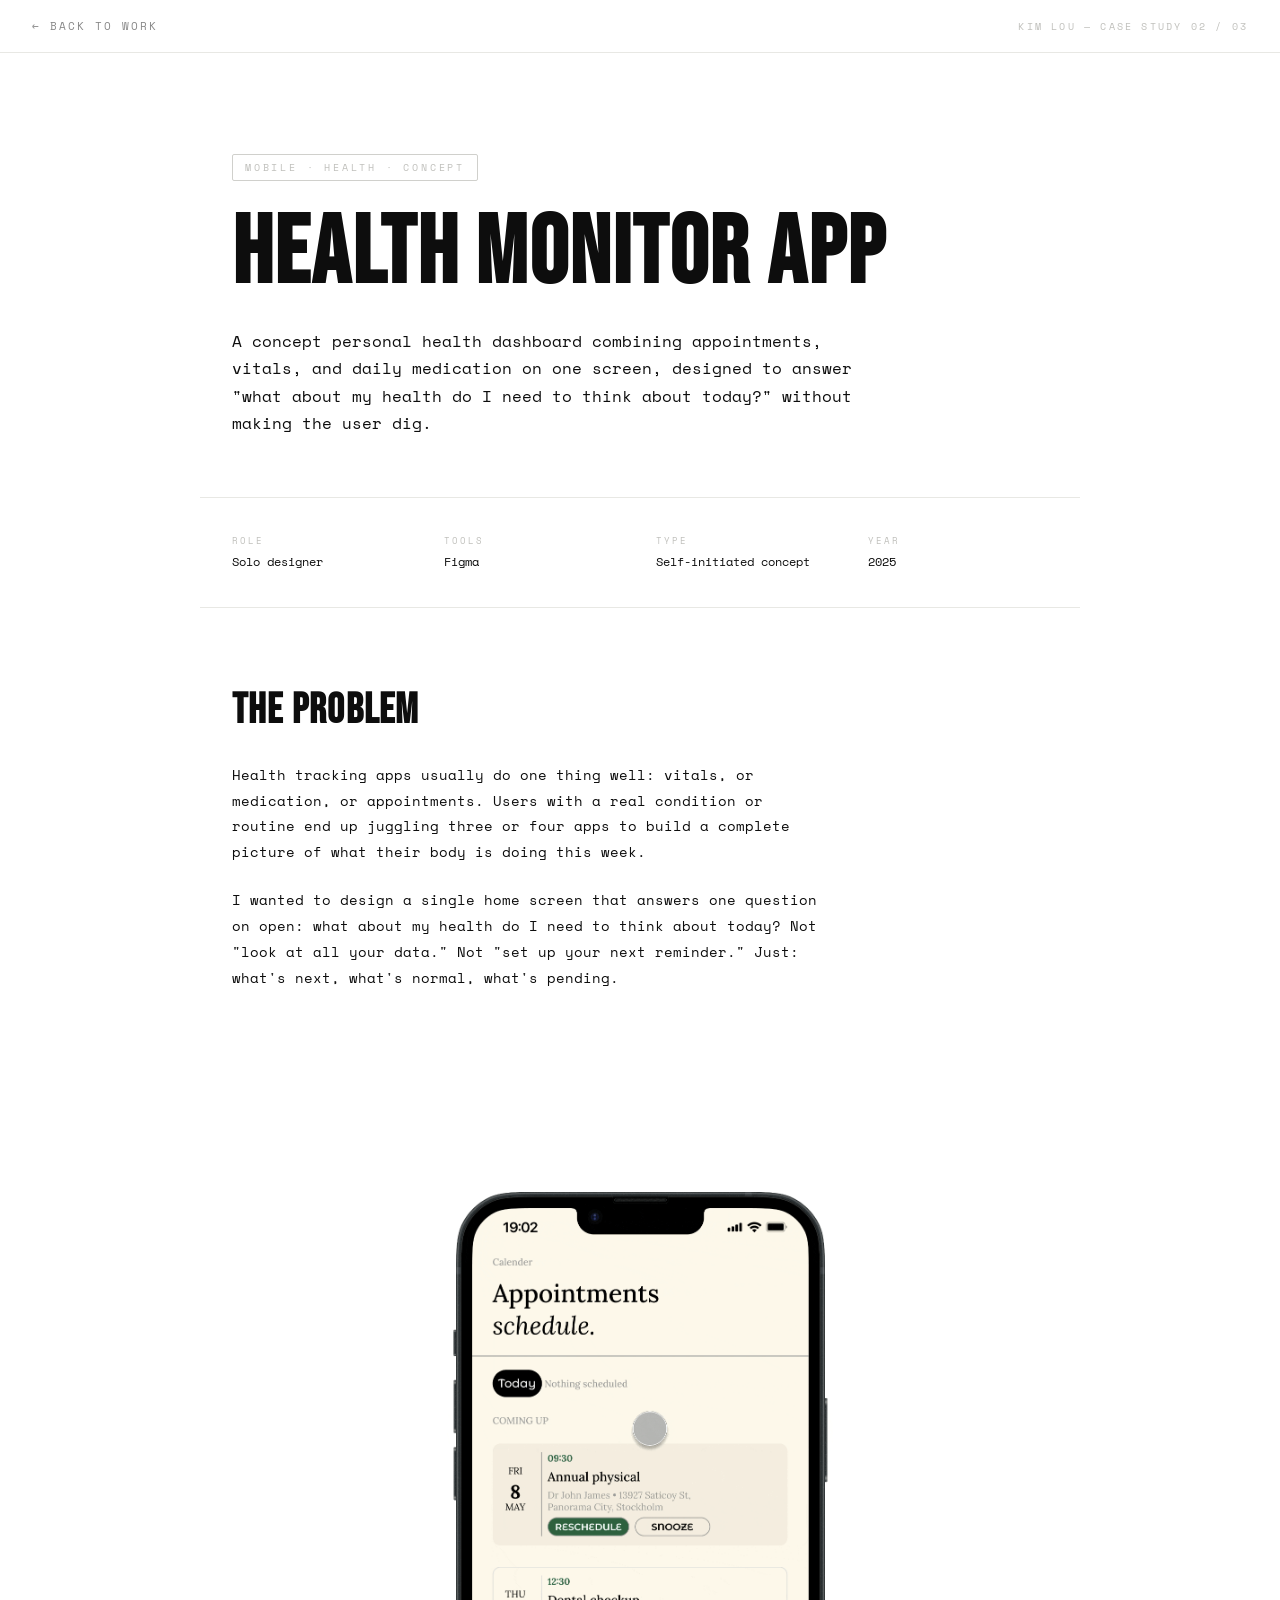
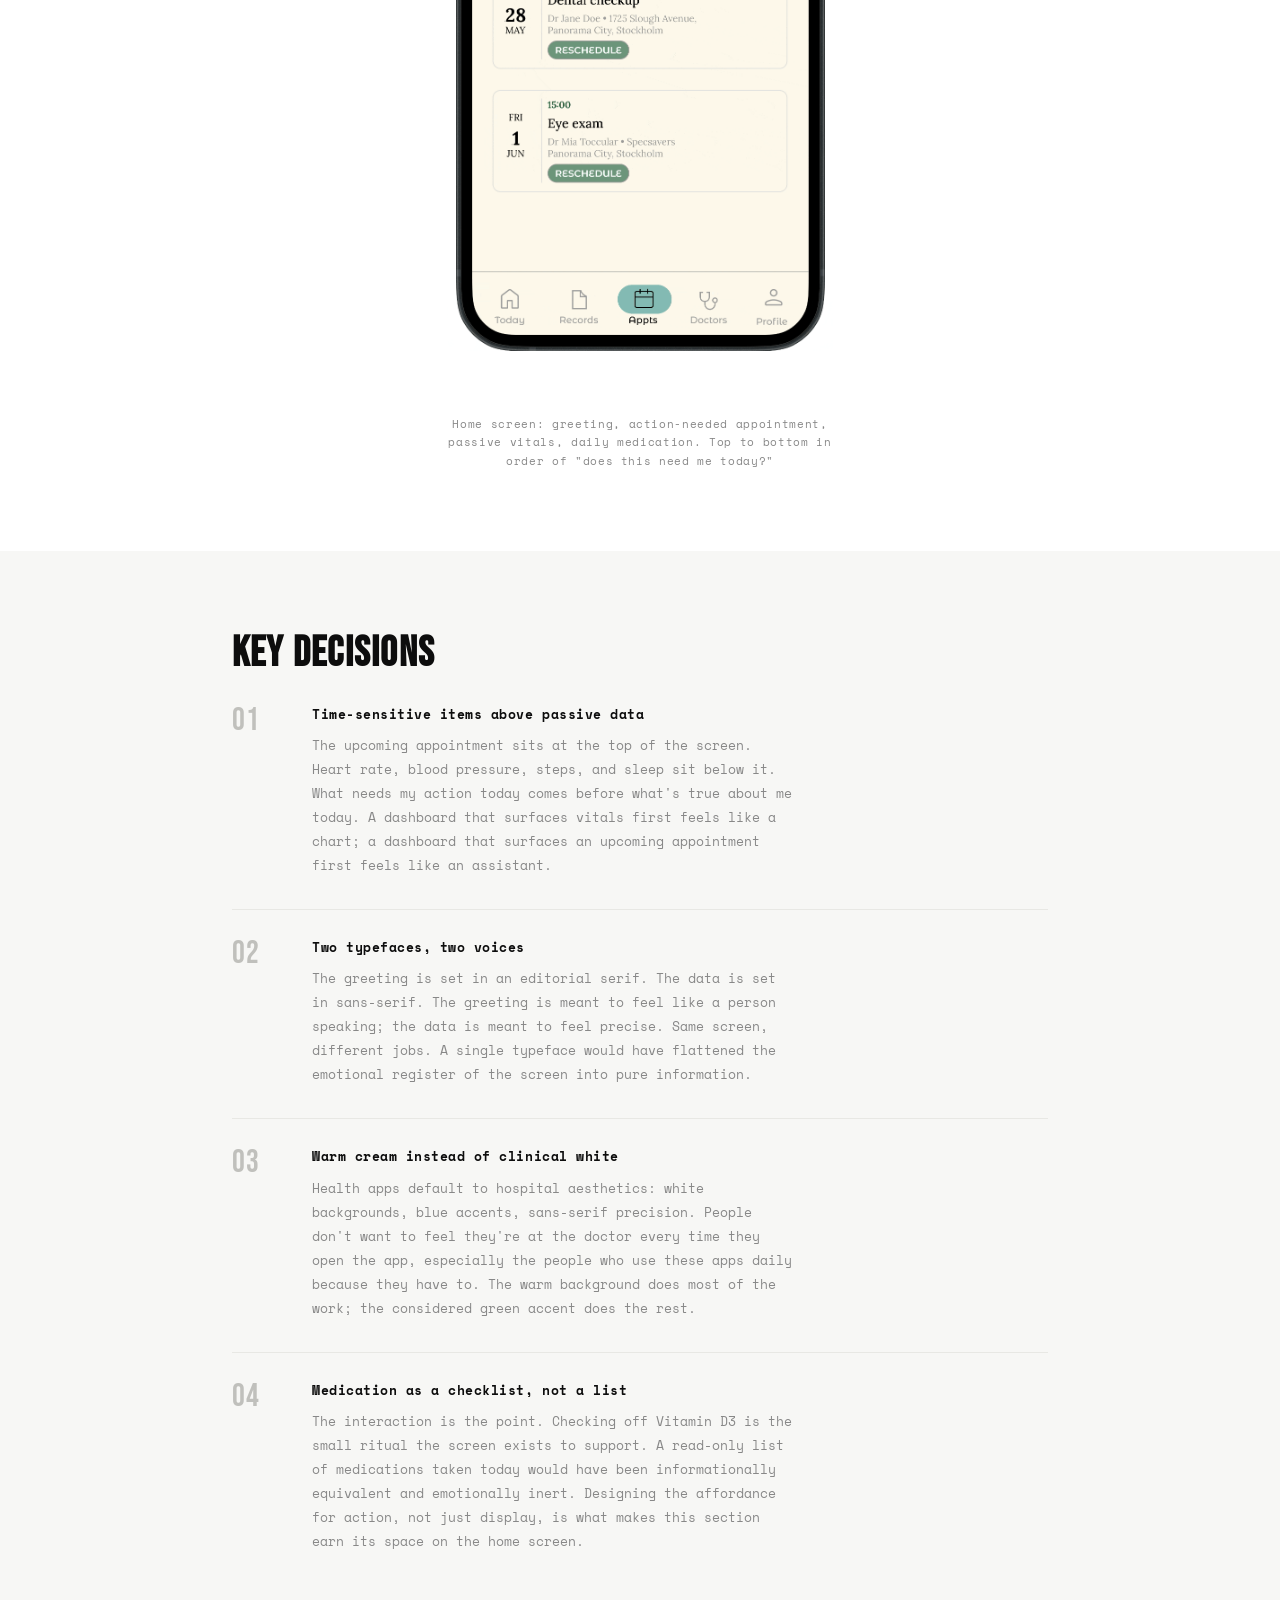
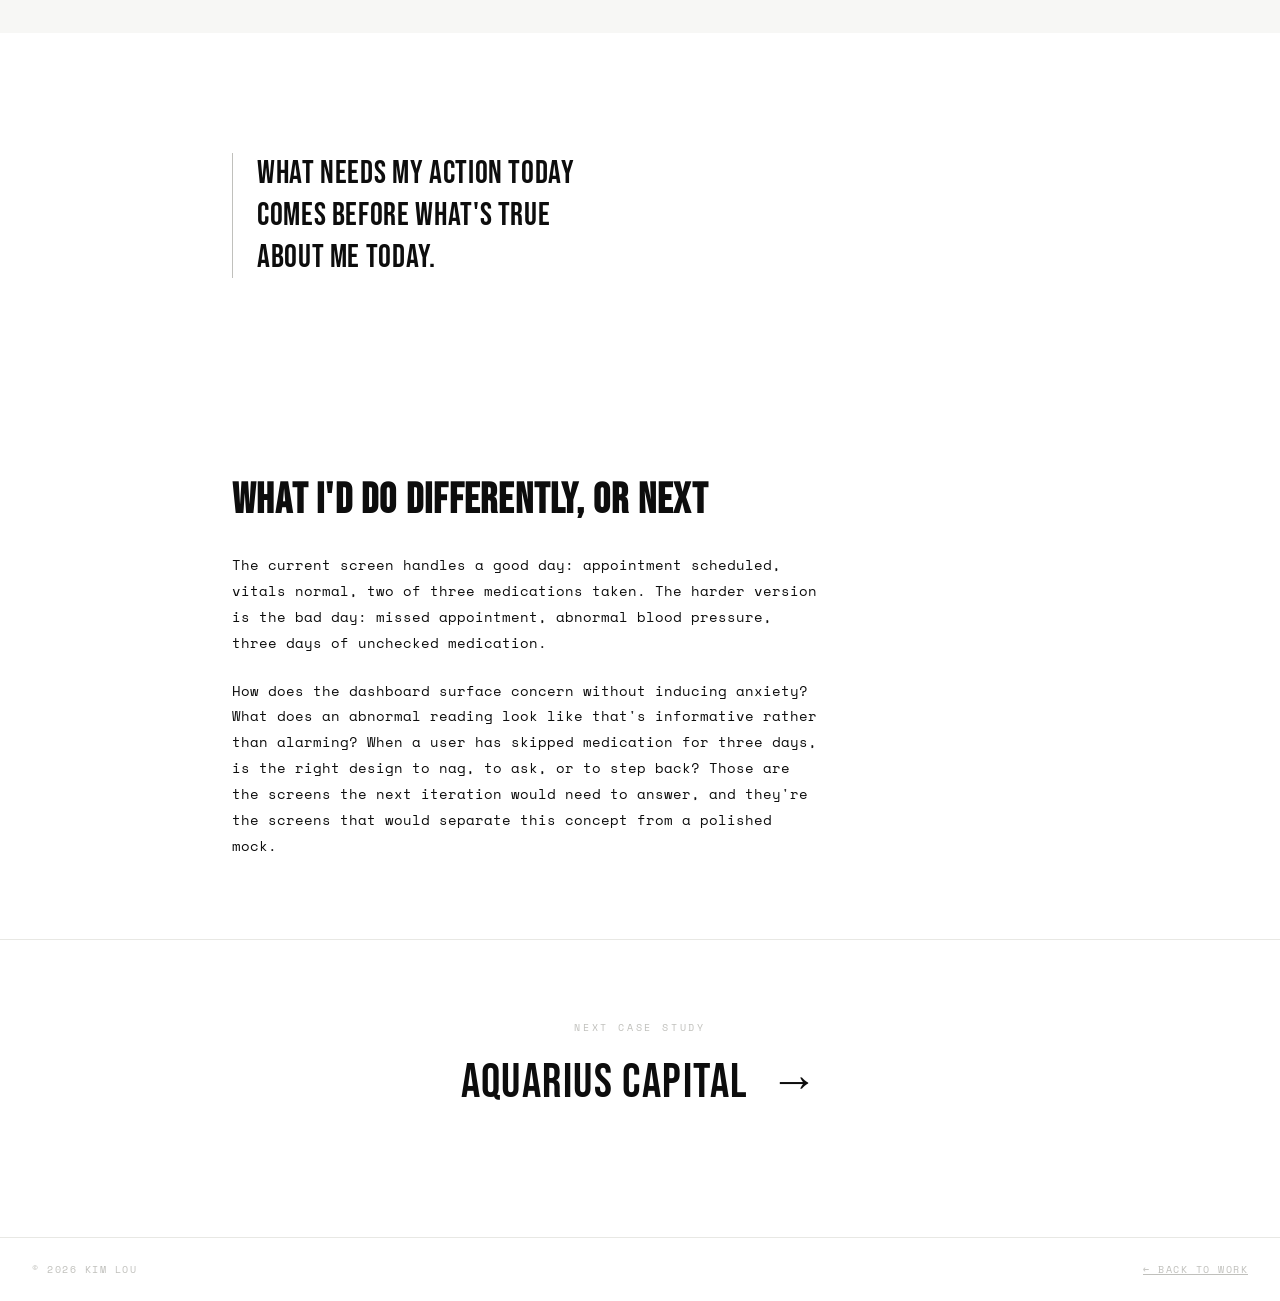
<file: health/index.html>
<!DOCTYPE html>
<html lang="en">
<head>
  <meta charset="UTF-8" />
  <meta name="viewport" content="width=device-width, initial-scale=1.0" />
  <title>Health Monitor App · Kim Lou</title>
  <meta name="description" content="Case study: a concept personal health dashboard combining appointments, vitals, and daily medication on one screen." />
  <link rel="stylesheet" href="/style.css" />
  <link rel="preconnect" href="https://fonts.googleapis.com">
  <link rel="preconnect" href="https://fonts.gstatic.com" crossorigin>
  <link href="https://fonts.googleapis.com/css2?family=Space+Mono:ital,wght@0,400;0,700;1,400&family=Bebas+Neue&display=swap" rel="stylesheet">
</head>
<body>

  <!-- TOP BAR -->
  <nav class="cs-topbar">
    <a class="cs-back" href="/">← Back to work</a>
    <span class="cs-topbar-name">Kim Lou — Case Study 02 / 03</span>
  </nav>

  <!-- HEADER -->
  <header class="cs-header">
    <span class="cs-eyebrow">Mobile · Health · Concept</span>
    <h1 class="cs-title">Health Monitor App</h1>
    <p class="cs-lede">A concept personal health dashboard combining appointments, vitals, and daily medication on one screen, designed to answer "what about my health do I need to think about today?" without making the user dig.</p>
  </header>

  <!-- META STRIP -->
  <div class="cs-meta">
    <div class="cs-meta-item">
      <span class="cs-meta-label">Role</span>
      <span class="cs-meta-value">Solo designer</span>
    </div>
    <div class="cs-meta-item">
      <span class="cs-meta-label">Tools</span>
      <span class="cs-meta-value">Figma</span>
    </div>
    <div class="cs-meta-item">
      <span class="cs-meta-label">Type</span>
      <span class="cs-meta-value">Self-initiated concept</span>
    </div>
    <div class="cs-meta-item">
      <span class="cs-meta-label">Year</span>
      <span class="cs-meta-value">2025</span>
    </div>
  </div>

  <!-- THE PROBLEM -->
  <section class="cs-section">
    <h2 class="cs-heading">The problem</h2>
    <div class="cs-prose">
      <p>Health tracking apps usually do one thing well: vitals, or medication, or appointments. Users with a real condition or routine end up juggling three or four apps to build a complete picture of what their body is doing this week.</p>
      <p>I wanted to design a single home screen that answers one question on open: what about my health do I need to think about today? Not "look at all your data." Not "set up your next reminder." Just: what's next, what's normal, what's pending.</p>
    </div>
  </section>

  <!-- HERO SCREEN -->
  <section class="cs-section cs-section--wide">
    <div class="cs-screen">
      <img src="/health.gif" alt="Health Monitor app home screen showing 'Good Evening, Jane' greeting, an upcoming appointment card, vitals tiles, and a medication checklist." />
    </div>
    <p class="cs-caption">Home screen: greeting, action-needed appointment, passive vitals, daily medication. Top to bottom in order of "does this need me today?"</p>
  </section>

  <!-- KEY DECISIONS -->
  <section class="cs-section cs-section--alt">
    <div class="cs-section-inner">
      <h2 class="cs-heading">Key decisions</h2>

      <div class="cs-decisions">

        <div class="cs-decision">
          <span class="cs-decision-num">01</span>
          <div class="cs-decision-body">
            <h3>Time-sensitive items above passive data</h3>
            <p>The upcoming appointment sits at the top of the screen. Heart rate, blood pressure, steps, and sleep sit below it. What needs my action today comes before what's true about me today. A dashboard that surfaces vitals first feels like a chart; a dashboard that surfaces an upcoming appointment first feels like an assistant.</p>
          </div>
        </div>

        <div class="cs-decision">
          <span class="cs-decision-num">02</span>
          <div class="cs-decision-body">
            <h3>Two typefaces, two voices</h3>
            <p>The greeting is set in an editorial serif. The data is set in sans-serif. The greeting is meant to feel like a person speaking; the data is meant to feel precise. Same screen, different jobs. A single typeface would have flattened the emotional register of the screen into pure information.</p>
          </div>
        </div>

        <div class="cs-decision">
          <span class="cs-decision-num">03</span>
          <div class="cs-decision-body">
            <h3>Warm cream instead of clinical white</h3>
            <p>Health apps default to hospital aesthetics: white backgrounds, blue accents, sans-serif precision. People don't want to feel they're at the doctor every time they open the app, especially the people who use these apps daily because they have to. The warm background does most of the work; the considered green accent does the rest.</p>
          </div>
        </div>

        <div class="cs-decision">
          <span class="cs-decision-num">04</span>
          <div class="cs-decision-body">
            <h3>Medication as a checklist, not a list</h3>
            <p>The interaction is the point. Checking off Vitamin D3 is the small ritual the screen exists to support. A read-only list of medications taken today would have been informationally equivalent and emotionally inert. Designing the affordance for action, not just display, is what makes this section earn its space on the home screen.</p>
          </div>
        </div>

      </div>
    </div>
  </section>

  <!-- PULL QUOTE -->
  <section class="cs-section">
    <p class="cs-pull">What needs my action today comes before what's true about me today.</p>
  </section>

  <!-- WHAT I'D DO DIFFERENTLY -->
  <section class="cs-section">
    <h2 class="cs-heading">What I'd do differently, or next</h2>
    <div class="cs-prose">
      <p>The current screen handles a good day: appointment scheduled, vitals normal, two of three medications taken. The harder version is the bad day: missed appointment, abnormal blood pressure, three days of unchecked medication.</p>
      <p>How does the dashboard surface concern without inducing anxiety? What does an abnormal reading look like that's informative rather than alarming? When a user has skipped medication for three days, is the right design to nag, to ask, or to step back? Those are the screens the next iteration would need to answer, and they're the screens that would separate this concept from a polished mock.</p>
    </div>
  </section>

  <!-- NEXT -->
  <section class="cs-next">
    <span class="cs-next-eyebrow">Next case study</span>
    <a class="cs-next-link" href="/aquarius/">
      Aquarius Capital
      <span class="cs-next-arrow">→</span>
    </a>
  </section>

  <footer class="site-footer">
    <span>© 2026 Kim Lou</span>
    <a class="back-top" href="/">← Back to work</a>
  </footer>

</body>
</html>
</file>
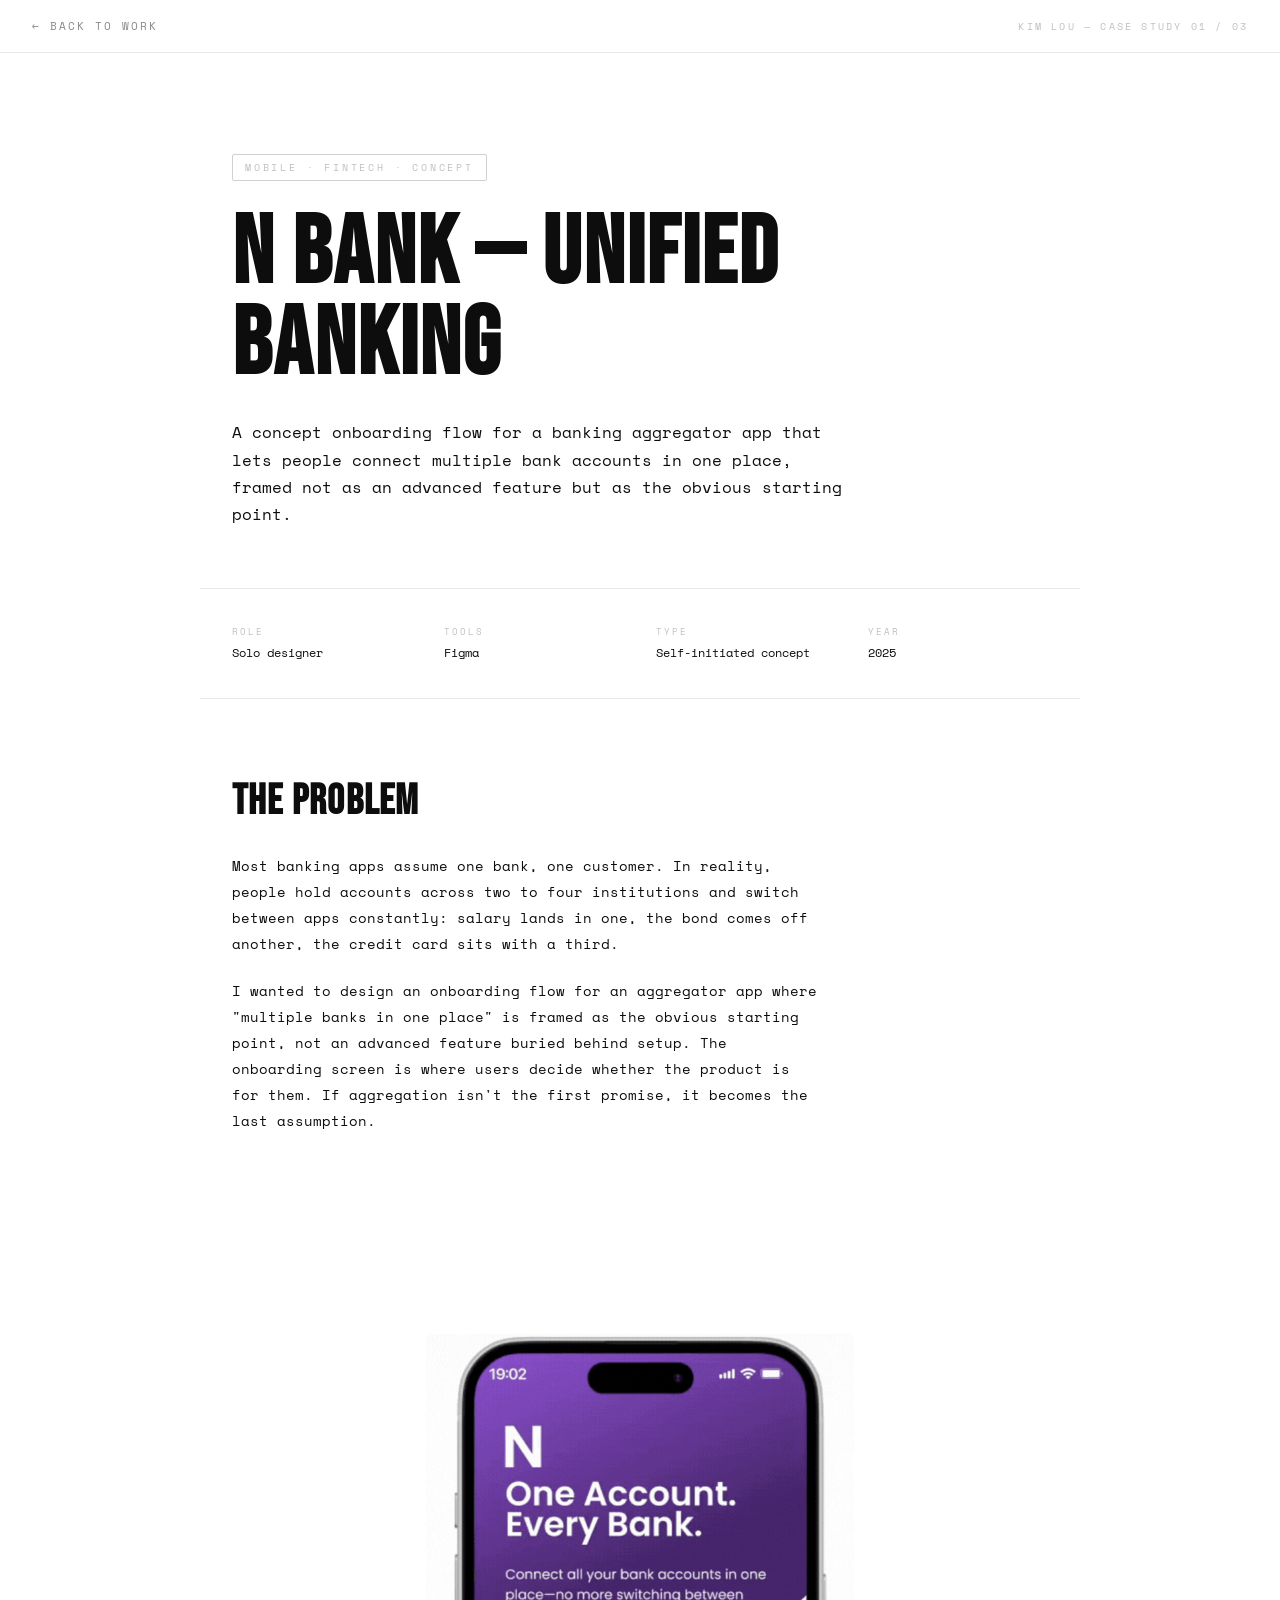
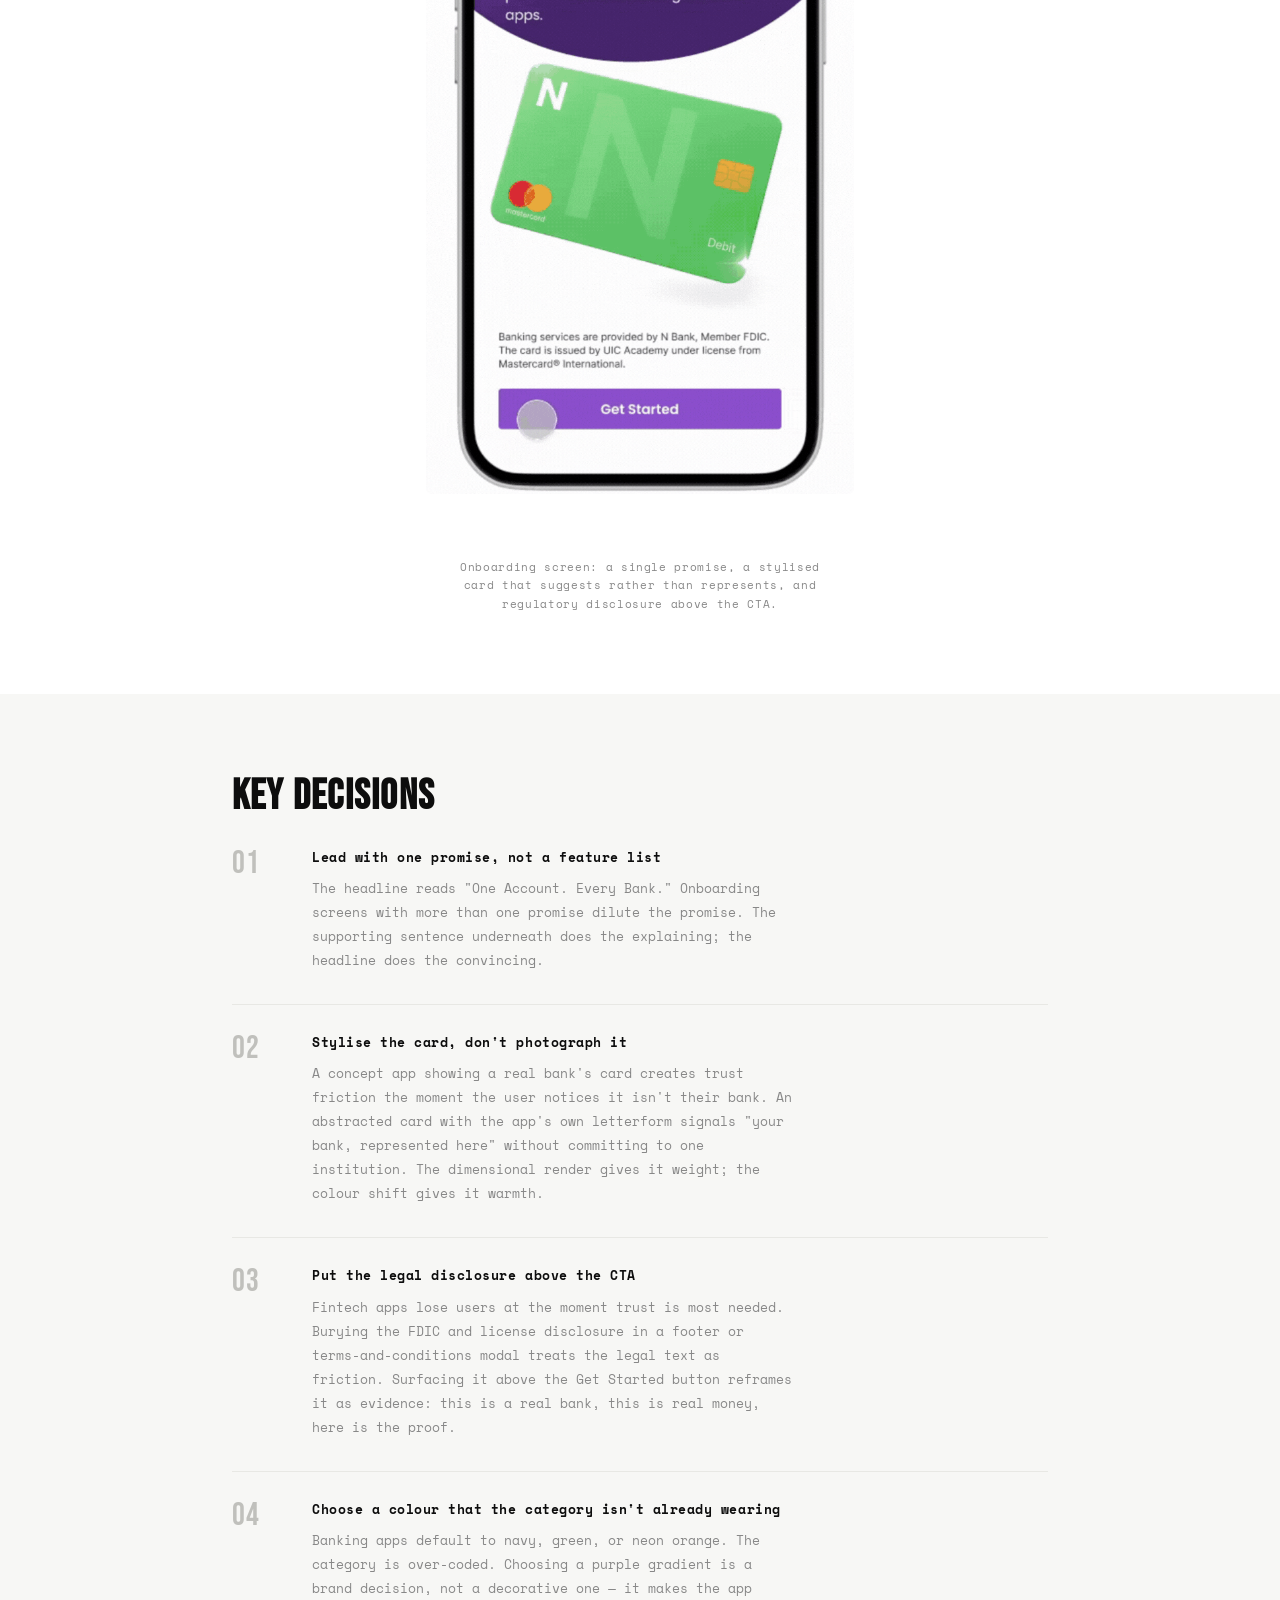
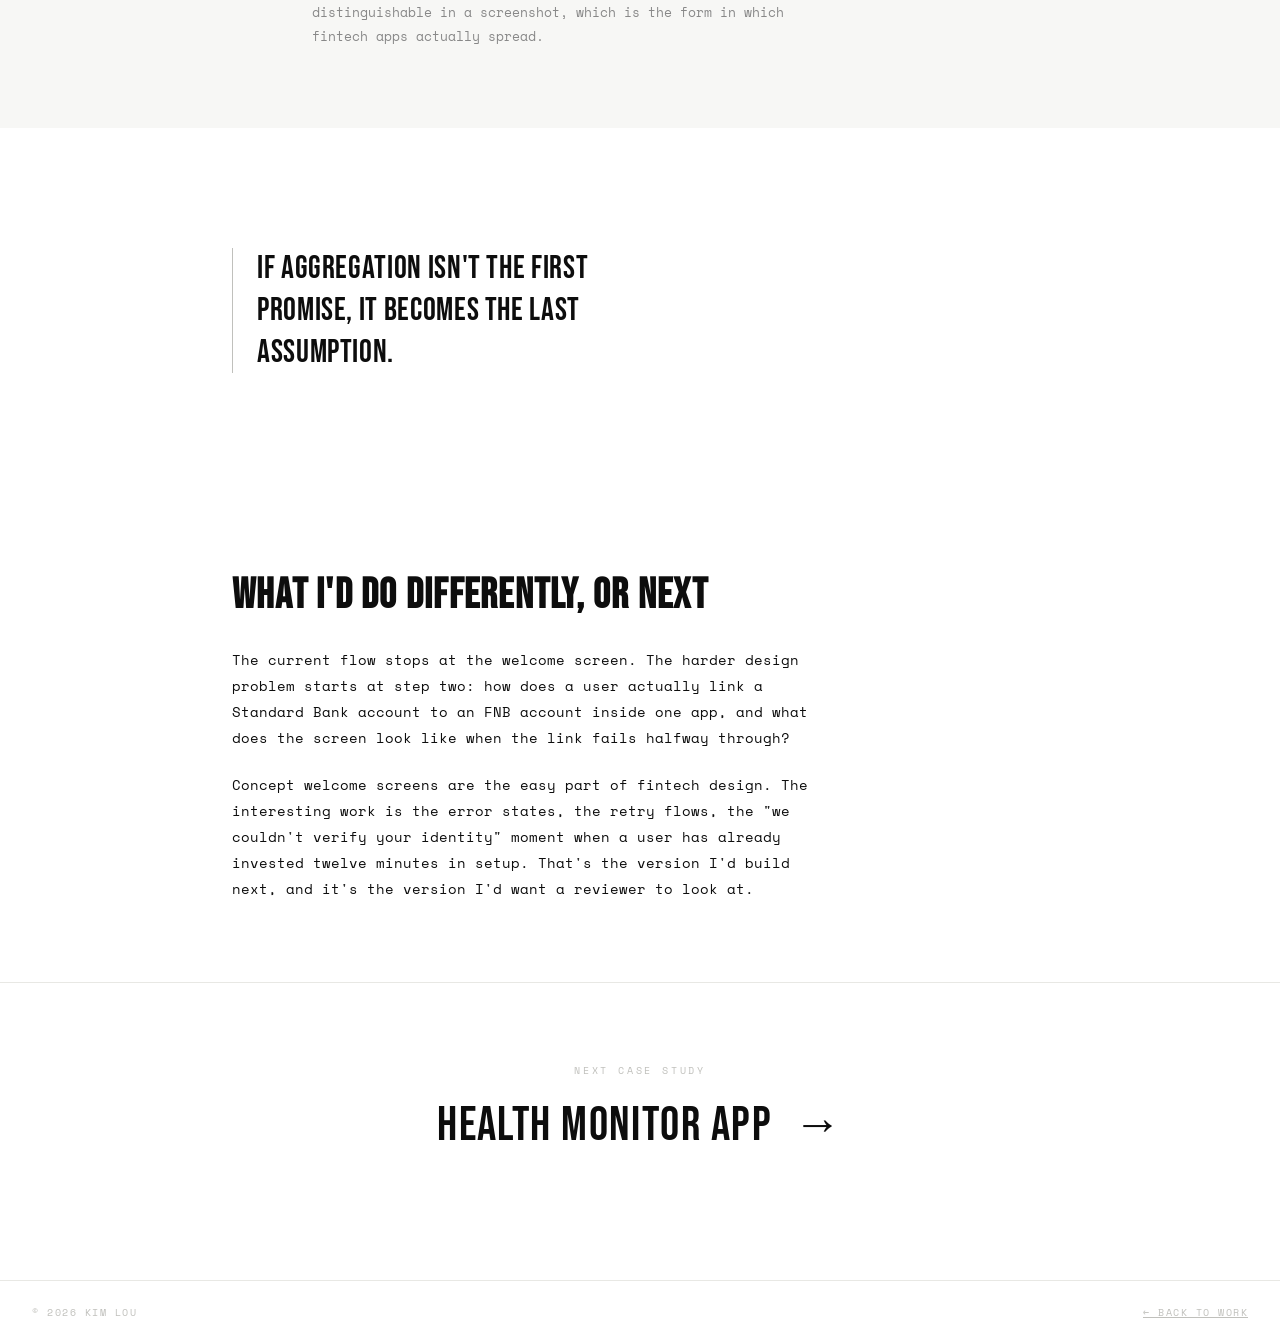
<file: nbank/index.html>
<!DOCTYPE html>
<html lang="en">
<head>
  <meta charset="UTF-8" />
  <meta name="viewport" content="width=device-width, initial-scale=1.0" />
  <title>N Bank — Unified Banking · Kim Lou</title>
  <meta name="description" content="Case study: a concept onboarding flow for a unified banking app that lets users connect multiple bank accounts in one place." />
  <link rel="stylesheet" href="/style.css" />
  <link rel="preconnect" href="https://fonts.googleapis.com">
  <link rel="preconnect" href="https://fonts.gstatic.com" crossorigin>
  <link href="https://fonts.googleapis.com/css2?family=Space+Mono:ital,wght@0,400;0,700;1,400&family=Bebas+Neue&display=swap" rel="stylesheet">
</head>
<body>

  <!-- TOP BAR -->
  <nav class="cs-topbar">
    <a class="cs-back" href="/">← Back to work</a>
    <span class="cs-topbar-name">Kim Lou — Case Study 01 / 03</span>
  </nav>

  <!-- HEADER -->
  <header class="cs-header">
    <span class="cs-eyebrow">Mobile · Fintech · Concept</span>
    <h1 class="cs-title">N Bank — Unified Banking</h1>
    <p class="cs-lede">A concept onboarding flow for a banking aggregator app that lets people connect multiple bank accounts in one place, framed not as an advanced feature but as the obvious starting point.</p>
  </header>

  <!-- META STRIP -->
  <div class="cs-meta">
    <div class="cs-meta-item">
      <span class="cs-meta-label">Role</span>
      <span class="cs-meta-value">Solo designer</span>
    </div>
    <div class="cs-meta-item">
      <span class="cs-meta-label">Tools</span>
      <span class="cs-meta-value">Figma</span>
    </div>
    <div class="cs-meta-item">
      <span class="cs-meta-label">Type</span>
      <span class="cs-meta-value">Self-initiated concept</span>
    </div>
    <div class="cs-meta-item">
      <span class="cs-meta-label">Year</span>
      <span class="cs-meta-value">2025</span>
    </div>
  </div>

  <!-- THE PROBLEM -->
  <section class="cs-section">
    <h2 class="cs-heading">The problem</h2>
    <div class="cs-prose">
      <p>Most banking apps assume one bank, one customer. In reality, people hold accounts across two to four institutions and switch between apps constantly: salary lands in one, the bond comes off another, the credit card sits with a third.</p>
      <p>I wanted to design an onboarding flow for an aggregator app where "multiple banks in one place" is framed as the obvious starting point, not an advanced feature buried behind setup. The onboarding screen is where users decide whether the product is for them. If aggregation isn't the first promise, it becomes the last assumption.</p>
    </div>
  </section>

  <!-- HERO SCREEN -->
  <section class="cs-section cs-section--wide">
    <div class="cs-screen">
      <img src="/bank.gif" alt="N Bank onboarding screen showing the headline 'One Account. Every Bank.' with a stylised green card." />
    </div>
    <p class="cs-caption">Onboarding screen: a single promise, a stylised card that suggests rather than represents, and regulatory disclosure above the CTA.</p>
  </section>

  <!-- KEY DECISIONS -->
  <section class="cs-section cs-section--alt">
    <div class="cs-section-inner">
      <h2 class="cs-heading">Key decisions</h2>

      <div class="cs-decisions">

        <div class="cs-decision">
          <span class="cs-decision-num">01</span>
          <div class="cs-decision-body">
            <h3>Lead with one promise, not a feature list</h3>
            <p>The headline reads "One Account. Every Bank." Onboarding screens with more than one promise dilute the promise. The supporting sentence underneath does the explaining; the headline does the convincing.</p>
          </div>
        </div>

        <div class="cs-decision">
          <span class="cs-decision-num">02</span>
          <div class="cs-decision-body">
            <h3>Stylise the card, don't photograph it</h3>
            <p>A concept app showing a real bank's card creates trust friction the moment the user notices it isn't their bank. An abstracted card with the app's own letterform signals "your bank, represented here" without committing to one institution. The dimensional render gives it weight; the colour shift gives it warmth.</p>
          </div>
        </div>

        <div class="cs-decision">
          <span class="cs-decision-num">03</span>
          <div class="cs-decision-body">
            <h3>Put the legal disclosure above the CTA</h3>
            <p>Fintech apps lose users at the moment trust is most needed. Burying the FDIC and license disclosure in a footer or terms-and-conditions modal treats the legal text as friction. Surfacing it above the Get Started button reframes it as evidence: this is a real bank, this is real money, here is the proof.</p>
          </div>
        </div>

        <div class="cs-decision">
          <span class="cs-decision-num">04</span>
          <div class="cs-decision-body">
            <h3>Choose a colour that the category isn't already wearing</h3>
            <p>Banking apps default to navy, green, or neon orange. The category is over-coded. Choosing a purple gradient is a brand decision, not a decorative one — it makes the app distinguishable in a screenshot, which is the form in which fintech apps actually spread.</p>
          </div>
        </div>

      </div>
    </div>
  </section>

  <!-- PULL QUOTE -->
  <section class="cs-section">
    <p class="cs-pull">If aggregation isn't the first promise, it becomes the last assumption.</p>
  </section>

  <!-- WHAT I'D DO DIFFERENTLY -->
  <section class="cs-section">
    <h2 class="cs-heading">What I'd do differently, or next</h2>
    <div class="cs-prose">
      <p>The current flow stops at the welcome screen. The harder design problem starts at step two: how does a user actually link a Standard Bank account to an FNB account inside one app, and what does the screen look like when the link fails halfway through?</p>
      <p>Concept welcome screens are the easy part of fintech design. The interesting work is the error states, the retry flows, the "we couldn't verify your identity" moment when a user has already invested twelve minutes in setup. That's the version I'd build next, and it's the version I'd want a reviewer to look at.</p>
    </div>
  </section>

  <!-- NEXT -->
  <section class="cs-next">
    <span class="cs-next-eyebrow">Next case study</span>
    <a class="cs-next-link" href="/health/">
      Health Monitor App
      <span class="cs-next-arrow">→</span>
    </a>
  </section>

  <footer class="site-footer">
    <span>© 2026 Kim Lou</span>
    <a class="back-top" href="/">← Back to work</a>
  </footer>

</body>
</html>
</file>
<file: style.css>
/* ============================================
   KIM LOU — PORTFOLIO  |  style.css
   ============================================ */

:root {
  --bg:             #ffffff;
  --bg-alt:         #f7f7f5;
  --bg-section:     #fafaf8;
  --surface:        #f0f0ee;
  --border:         #e8e8e4;
  --border-mid:     #d0d0cc;
  --text-primary:   #0d0d0d;
  --text-secondary: #888888;
  --text-muted:     #c0c0bc;
  --accent-teal:    #1d9e75;
  --accent-red:     #cc2222;
  --accent-cyan:    #1ab8d4;
  --font-mono:      'Space Mono', 'Courier New', monospace;
  --font-display:   'Bebas Neue', Impact, sans-serif;
  --nav-h:          56px;
}

*, *::before, *::after { box-sizing: border-box; margin: 0; padding: 0; }
html { scroll-behavior: smooth; font-size: 16px; }
body { background: var(--bg); color: var(--text-primary); font-family: var(--font-mono); overflow-x: hidden; }

/* ── FLOATING NAV ─────────────────────────── */

.float-nav {
  position: fixed;
  top: 24px;
  left: 50%;
  transform: translateX(-50%) translateY(-8px);
  z-index: 100;
  opacity: 0;
  pointer-events: none;
  transition: opacity 0.35s ease, transform 0.35s ease;
}

.float-nav.visible {
  opacity: 1;
  pointer-events: all;
  transform: translateX(-50%) translateY(0);
}

.nav-inner {
  display: flex;
  align-items: center;
  gap: 4px;
  background: rgba(255, 255, 255, 0.72);
  backdrop-filter: blur(18px) saturate(1.6);
  -webkit-backdrop-filter: blur(18px) saturate(1.6);
  border: 1px solid rgba(0, 0, 0, 0.08);
  border-radius: 100px;
  padding: 6px 8px;
  box-shadow: 0 4px 24px rgba(0,0,0,0.08), 0 1px 4px rgba(0,0,0,0.04);
}

.nav-link {
  font-family: var(--font-mono);
  font-size: 11px;
  letter-spacing: 0.1em;
  text-transform: uppercase;
  text-decoration: none;
  color: var(--text-secondary);
  padding: 8px 18px;
  border-radius: 100px;
  transition: background 0.2s, color 0.2s;
}

.nav-link:hover {
  background: rgba(0,0,0,0.05);
  color: var(--text-primary);
}

.nav-link.active {
  background: var(--text-primary);
  color: #fff;
}

/* ── HERO ─────────────────────────────────── */

.hero {
  position: relative;
  min-height: 100vh;
  display: flex;
  align-items: center;
  justify-content: center;
  overflow: hidden;
  background: var(--bg);
}

.scanlines {
  position: absolute;
  inset: 0;
  background-image: radial-gradient(circle, #d8d8d4 1px, transparent 1px);
  background-size: 28px 28px;
  opacity: 0.5;
  pointer-events: none;
  z-index: 1;
}

.crt-vignette {
  position: absolute;
  inset: 0;
  background: radial-gradient(ellipse at center, transparent 55%, rgba(255,255,255,0.88) 100%);
  pointer-events: none;
  z-index: 1;
}

.hero-inner {
  position: relative;
  z-index: 2;
  display: flex;
  flex-direction: column;
  align-items: center;
  gap: 56px;
  padding: 40px 24px;
}

.name-block {
  text-align: center;
  animation: fadeUp 0.9s cubic-bezier(0.16, 1, 0.3, 1) both;
}

.name-title {
  font-family: var(--font-display);
  font-size: clamp(4rem, 12vw, 8rem);
  color: var(--text-primary);
  line-height: 0.9;
  letter-spacing: 0.04em;
}

.name-sub {
  font-size: 11px;
  color: var(--text-secondary);
  letter-spacing: 0.25em;
  text-transform: uppercase;
  margin-top: 16px;
}

/* ── DISK STACK ───────────────────────────── */

.stack-area {
  display: flex;
  flex-direction: column;
  align-items: center;
  gap: 20px;
  width: 100%;
  animation: fadeUp 0.9s 0.15s cubic-bezier(0.16, 1, 0.3, 1) both;
}

/* Disk sizing variables — change these to scale everything together */
.disk-stage {
  --disk-w: 263px;
  --disk-h: 248px;
  --fan-spread: 154px;  /* how far side disks travel when fanned */
  --fan-rotate: 20deg;
  --stack-offset: 8px;  /* vertical offset between stacked disks */

  position: relative;
  width: var(--disk-w);
  height: calc(var(--disk-h) + 60px); /* room for fan animation */
  margin: 0 auto;
}

.disk-slot {
  position: absolute;
  top: 0;
  left: 0;
  width: var(--disk-w);
  height: var(--disk-h);
  transition: transform 0.5s cubic-bezier(0.34, 1.4, 0.64, 1),
              filter 0.3s ease;
  transform-origin: center bottom;
  cursor: pointer;
  outline: none;
}

/* STACKED state — all three disks centered on top of each other,
   offset slightly downward and rotated for the layered look */
.disk-slot:nth-child(1) { z-index: 4; transform: translateY(0) rotate(-1.5deg); }
.disk-slot:nth-child(2) { z-index: 3; transform: translateY(var(--stack-offset)) rotate(1.5deg); }
.disk-slot:nth-child(3) { z-index: 2; transform: translateY(calc(var(--stack-offset) * 2)) rotate(-1deg); }

/* FANNED state — center disk stays put, side disks translate outward */
.disk-stage.fanned .disk-slot:nth-child(1) {
  z-index: 3;
  transform: translateX(calc(var(--fan-spread) * -1)) translateY(20px) rotate(calc(var(--fan-rotate) * -1));
}
.disk-stage.fanned .disk-slot:nth-child(2) {
  z-index: 4;
  transform: translateY(-8px) rotate(0deg);
}
.disk-stage.fanned .disk-slot:nth-child(3) {
  z-index: 3;
  transform: translateX(var(--fan-spread)) translateY(20px) rotate(var(--fan-rotate));
}

/* Hover lift on fanned disks */
.disk-stage.fanned .disk-slot:nth-child(1):hover {
  transform: translateX(calc(var(--fan-spread) * -1)) translateY(2px) rotate(calc(var(--fan-rotate) * -1)) !important;
  z-index: 10 !important;
  filter: drop-shadow(0 14px 28px rgba(204,34,34,0.18));
}
.disk-stage.fanned .disk-slot:nth-child(2):hover {
  transform: translateY(-26px) rotate(0deg) !important;
  z-index: 10 !important;
  filter: drop-shadow(0 14px 28px rgba(26,184,212,0.18));
}
.disk-stage.fanned .disk-slot:nth-child(3):hover {
  transform: translateX(var(--fan-spread)) translateY(2px) rotate(var(--fan-rotate)) !important;
  z-index: 10 !important;
  filter: drop-shadow(0 14px 28px rgba(29,158,117,0.18));
}

.disk-stage.fanned .disk-slot:focus-visible { outline: 2px solid var(--accent-teal); outline-offset: 4px; border-radius: 8px; }

.disk-svg { width: 100%; height: 100%; display: block; transition: filter 0.2s ease; }

.disk-tooltip {
  position: absolute;
  bottom: -26px;
  left: 50%;
  transform: translateX(-50%);
  font-size: 9px;
  color: var(--text-secondary);
  letter-spacing: 0.15em;
  text-transform: uppercase;
  white-space: nowrap;
  opacity: 0;
  transition: opacity 0.2s ease;
  pointer-events: none;
}
.disk-stage.fanned .disk-slot:hover .disk-tooltip,
.disk-stage.fanned .disk-slot:focus-visible .disk-tooltip { opacity: 1; }

.hint {
  font-size: 10px;
  color: var(--text-muted);
  letter-spacing: 0.2em;
  text-transform: uppercase;
  transition: opacity 0.4s ease;
  user-select: none;
}
.disk-stage.fanned ~ .hint { opacity: 0; pointer-events: none; }

.tagline {
  font-size: 12px;
  color: var(--text-secondary);
  letter-spacing: 0.06em;
  font-style: italic;
  margin-top: 4px;
  user-select: none;
}

/* ── CONTENT SECTIONS ─────────────────────── */

.content-section {
  background: var(--bg-section);
  border-top: 1px solid var(--border);
  padding: 100px 24px;
}
.alt-section { background: var(--bg-alt); }

.section-inner { max-width: 1100px; margin: 0 auto; }

.section-label {
  display: inline-block;
  font-size: 9px;
  color: var(--text-muted);
  letter-spacing: 0.35em;
  text-transform: uppercase;
  border: 1px solid var(--border-mid);
  padding: 4px 10px;
  border-radius: 2px;
  margin-bottom: 24px;
}

.section-title {
  font-family: var(--font-display);
  font-size: clamp(2.5rem, 6vw, 4.5rem);
  color: var(--text-primary);
  letter-spacing: 0.04em;
  line-height: 1;
  margin-bottom: 20px;
}

.section-body {
  font-size: 13px;
  color: var(--text-secondary);
  line-height: 1.85;
  max-width: 560px;
  margin-bottom: 48px;
}

/* ── PROJECT GRID ─────────────────────────── */

.project-grid {
  display: grid;
  grid-template-columns: 1fr 1fr;
  gap: 24px;
  margin-top: 48px;
}

.project-card {
  background: var(--bg);
  border: 1px solid var(--border);
  border-radius: 12px;
  overflow: hidden;
  display: flex;
  flex-direction: column;
  min-width: 0;
  text-decoration: none;
  color: inherit;
  transition: transform 0.3s cubic-bezier(0.16,1,0.3,1), box-shadow 0.3s ease;
}

.project-card:hover {
  box-shadow: 0 16px 40px rgba(0,0,0,0.08);
  transform: translateY(-2px);
}

.project-card:focus-visible {
  outline: 2px solid var(--text-primary);
  outline-offset: 4px;
}

.project-cta {
  display: inline-block;
  margin-top: 14px;
  font-size: 10px;
  letter-spacing: 0.2em;
  text-transform: uppercase;
  color: var(--text-primary);
  border-bottom: 1px solid currentColor;
  padding-bottom: 2px;
  transition: opacity 0.2s ease;
}

.project-card:hover .project-cta {
  opacity: 0.6;
}

.project-media {
  width: 100%;
  flex: 1;
  background: var(--bg);
  display: flex;
  align-items: center;
  justify-content: center;
  padding: 40px 24px;
  min-height: 380px;
  position: relative;
}

/* Backdrop that subtly dims the page when a project is hovered */
.zoom-backdrop {
  position: fixed;
  inset: 0;
  background: rgba(13, 13, 13, 0.45);
  opacity: 0;
  pointer-events: none;
  z-index: 9000;
  transition: opacity 0.35s ease;
}
.zoom-backdrop.active {
  opacity: 1;
}

/* Portal lives directly on <body>, fully outside any transformed ancestor */
.zoom-portal {
  position: fixed;
  inset: 0;
  z-index: 9001;
  pointer-events: none;
}

.project-gif {
  width: auto;
  height: auto;
  max-width: 70%;
  max-height: 340px;
  display: block;
  border-radius: 4px;
  cursor: pointer;
  transition: opacity 0.3s ease;
}

.project-gif--wide {
  max-width: 100%;
  max-height: 480px;
}

/* The cloned gif rendered in the portal at viewport center */
.zoomed-clone {
  position: fixed;
  top: 50%;
  left: 50%;
  width: auto;
  height: auto;
  max-width: min(82vw, 900px);
  max-height: 82vh;
  border-radius: 8px;
  box-shadow: 0 30px 80px rgba(0,0,0,0.45),
              0 8px 24px rgba(0,0,0,0.25);
  cursor: zoom-out;
  pointer-events: auto;
  transform: translate(-50%, -50%) scale(0.85);
  opacity: 0;
  transition: transform 0.45s cubic-bezier(0.16, 1, 0.3, 1),
              opacity 0.3s ease;
}
.zoomed-clone.zoomed-in {
  transform: translate(-50%, -50%) scale(1);
  opacity: 1;
}

.project-info {
  padding: 20px 24px 24px;
  background: var(--bg-alt);
  border-top: 1px solid var(--border);
}

.project-meta {
  margin-bottom: 8px;
}

.project-tag {
  font-size: 9px;
  letter-spacing: 0.2em;
  text-transform: uppercase;
  color: var(--text-muted);
  border: 1px solid var(--border-mid);
  padding: 3px 8px;
  border-radius: 2px;
}

.project-title {
  font-family: var(--font-display);
  font-size: 1.4rem;
  color: var(--text-primary);
  letter-spacing: 0.04em;
  margin-bottom: 8px;
}

.project-desc {
  font-size: 12px;
  color: var(--text-secondary);
  line-height: 1.75;
}

/* ── ABOUT SECTION ────────────────────────── */

.about-inner {
  display: grid;
  grid-template-columns: 1fr 260px;
  gap: 64px;
  align-items: start;
}

.about-text { display: flex; flex-direction: column; gap: 0; }

.about-sidebar {
  display: flex;
  flex-direction: column;
  gap: 32px;
}

.about-body {
  font-size: 13px;
  color: var(--text-secondary);
  line-height: 1.9;
  max-width: 540px;
  margin-bottom: 18px;
}
.about-body:last-of-type { margin-bottom: 0; }

.about-tags {
  display: flex;
  flex-wrap: wrap;
  gap: 8px;
  padding-top: 8px;
}

.skill-tag {
  font-size: 10px;
  letter-spacing: 0.12em;
  text-transform: uppercase;
  color: var(--text-secondary);
  border: 1px solid var(--border-mid);
  padding: 6px 12px;
  border-radius: 3px;
  transition: background 0.2s, color 0.2s;
}
.skill-tag:hover {
  background: var(--text-primary);
  color: var(--bg);
  border-color: var(--text-primary);
}

.about-portrait {
  display: flex;
  justify-content: center;
}

.portrait-img {
  width: 180px;
  height: 180px;
  border-radius: 50%;
  object-fit: cover;
  object-position: top center;
  border: 3px solid var(--border);
  display: block;
  transition: transform 0.4s cubic-bezier(0.34, 1.56, 0.64, 1), border-color 0.3s ease, box-shadow 0.3s ease;
}

.portrait-img:hover {
  transform: scale(1.06);
  border-color: var(--text-secondary);
  box-shadow: 0 12px 32px rgba(0,0,0,0.1);
}

/* ── CONTACT SECTION ──────────────────────── */

.contact-section {
  background: var(--bg);
  border-top: 1px solid var(--border);
  padding: 100px 24px;
}
.contact-inner { display: flex; flex-direction: column; align-items: flex-start; }
.email-wrap { margin-top: 40px; }

.email-btn {
  display: inline-flex;
  align-items: center;
  gap: 12px;
  background: transparent;
  border: 1px solid var(--border-mid);
  color: var(--text-secondary);
  font-family: var(--font-mono);
  font-size: 14px;
  padding: 16px 28px;
  border-radius: 3px;
  cursor: pointer;
  transition: all 0.25s ease;
  letter-spacing: 0.04em;
  position: relative;
  overflow: hidden;
}
.email-btn::before {
  content: '';
  position: absolute;
  inset: 0;
  background: var(--text-primary);
  transform: scaleX(0);
  transform-origin: left;
  transition: transform 0.3s cubic-bezier(0.16,1,0.3,1);
  z-index: 0;
}
.email-btn:hover::before { transform: scaleX(1); }
.email-btn:hover { color: var(--bg); border-color: var(--text-primary); }
.email-btn svg, .email-text { position: relative; z-index: 1; }
.email-btn.copied { border-color: var(--accent-teal); color: var(--accent-teal); }
.email-btn.copied::before { transform: scaleX(0); }

.copied-note {
  font-size: 10px;
  color: var(--accent-teal);
  letter-spacing: 0.15em;
  margin-top: 12px;
  opacity: 0;
  transform: translateY(4px);
  transition: opacity 0.3s ease, transform 0.3s ease;
}
.copied-note.show { opacity: 1; transform: translateY(0); }

/* ── FOOTER ───────────────────────────────── */

.site-footer {
  background: var(--bg);
  border-top: 1px solid var(--border);
  padding: 24px 32px;
  display: flex;
  align-items: center;
  justify-content: space-between;
  font-size: 10px;
  color: var(--text-muted);
  letter-spacing: 0.15em;
  text-transform: uppercase;
}
.back-top {
  background: none;
  border: none;
  color: var(--text-muted);
  font-family: var(--font-mono);
  font-size: 10px;
  letter-spacing: 0.15em;
  text-transform: uppercase;
  cursor: pointer;
  transition: color 0.2s;
  padding: 0;
}
.back-top:hover { color: var(--text-primary); }

/* ── ANIMATIONS ───────────────────────────── */

@keyframes fadeUp {
  from { opacity: 0; transform: translateY(24px); }
  to   { opacity: 1; transform: translateY(0); }
}

/* ── SCROLL REVEAL ────────────────────────── */
.reveal {
  opacity: 0;
  transform: translateY(22px);
  transition: opacity 0.7s ease, transform 0.7s ease;
}
.reveal.in-view {
  opacity: 1;
  transform: translateY(0);
}

/* ── RESPONSIVE ───────────────────────────── */

@media (max-width: 768px) {
  .about-inner {
    grid-template-columns: 1fr;
    gap: 36px;
  }
}

@media (max-width: 600px) {
  .disk-stage {
    --disk-w: 200px;
    --disk-h: 188px;
    --fan-spread: 110px;
  }

  .hero-inner { gap: 36px; padding: 32px 20px; }
  .nav-link { padding: 7px 13px; }
}

/* Very small phones (iPhone SE and similar) */
@media (max-width: 380px) {
  .disk-stage {
    --disk-w: 170px;
    --disk-h: 160px;
    --fan-spread: 92px;
  }
}

/* ============================================
   CASE STUDY PAGES
   ============================================ */

/* ── Case study top bar (replaces hero) ── */

.cs-topbar {
  position: sticky;
  top: 0;
  z-index: 50;
  display: flex;
  align-items: center;
  justify-content: space-between;
  padding: 18px 32px;
  background: rgba(255, 255, 255, 0.85);
  backdrop-filter: blur(18px) saturate(1.6);
  -webkit-backdrop-filter: blur(18px) saturate(1.6);
  border-bottom: 1px solid var(--border);
}

.cs-back {
  font-family: var(--font-mono);
  font-size: 11px;
  letter-spacing: 0.18em;
  text-transform: uppercase;
  text-decoration: none;
  color: var(--text-secondary);
  display: inline-flex;
  align-items: center;
  gap: 8px;
  transition: color 0.2s ease, gap 0.2s ease;
}

.cs-back:hover {
  color: var(--text-primary);
  gap: 12px;
}

.cs-topbar-name {
  font-family: var(--font-mono);
  font-size: 10px;
  letter-spacing: 0.22em;
  text-transform: uppercase;
  color: var(--text-muted);
}

/* ── Case study header ── */

.cs-header {
  padding: 100px 32px 60px;
  max-width: 880px;
  margin: 0 auto;
}

.cs-eyebrow {
  font-family: var(--font-mono);
  font-size: 10px;
  letter-spacing: 0.28em;
  text-transform: uppercase;
  color: var(--text-muted);
  margin-bottom: 28px;
  display: inline-block;
  border: 1px solid var(--border-mid);
  padding: 5px 12px;
  border-radius: 2px;
}

.cs-title {
  font-family: var(--font-display);
  font-size: clamp(3rem, 8vw, 6rem);
  line-height: 0.95;
  letter-spacing: 0.02em;
  color: var(--text-primary);
  margin-bottom: 28px;
}

.cs-lede {
  font-family: var(--font-mono);
  font-size: 16px;
  line-height: 1.7;
  color: var(--text-primary);
  max-width: 620px;
}

/* ── Project meta strip ── */

.cs-meta {
  max-width: 880px;
  margin: 0 auto;
  padding: 36px 32px;
  display: grid;
  grid-template-columns: repeat(4, 1fr);
  gap: 32px;
  border-top: 1px solid var(--border);
  border-bottom: 1px solid var(--border);
}

.cs-meta-item {
  display: flex;
  flex-direction: column;
  gap: 6px;
}

.cs-meta-label {
  font-family: var(--font-mono);
  font-size: 9px;
  letter-spacing: 0.22em;
  text-transform: uppercase;
  color: var(--text-muted);
}

.cs-meta-value {
  font-family: var(--font-mono);
  font-size: 12px;
  color: var(--text-primary);
  line-height: 1.5;
}

@media (max-width: 640px) {
  .cs-meta {
    grid-template-columns: repeat(2, 1fr);
    gap: 24px;
  }
}

/* ── Case study content sections ── */

.cs-section {
  max-width: 880px;
  margin: 0 auto;
  padding: 80px 32px;
}

.cs-section--wide {
  max-width: 1200px;
}

.cs-section--alt {
  background: var(--bg-alt);
  max-width: none;
  padding-left: 0;
  padding-right: 0;
}

.cs-section--alt .cs-section-inner {
  max-width: 880px;
  margin: 0 auto;
  padding: 0 32px;
}

.cs-heading {
  font-family: var(--font-display);
  font-size: clamp(1.8rem, 4vw, 2.6rem);
  letter-spacing: 0.03em;
  color: var(--text-primary);
  margin-bottom: 28px;
  line-height: 1.1;
}

.cs-prose p {
  font-family: var(--font-mono);
  font-size: 14px;
  line-height: 1.85;
  color: var(--text-primary);
  margin-bottom: 22px;
  max-width: 65ch;
}

.cs-prose p:last-child {
  margin-bottom: 0;
}

.cs-prose strong {
  color: var(--text-primary);
  font-weight: 700;
}

/* ── Decision blocks ── */

.cs-decisions {
  display: grid;
  gap: 32px;
  margin-top: 8px;
}

.cs-decision {
  display: grid;
  grid-template-columns: 56px 1fr;
  gap: 24px;
  align-items: start;
  padding-top: 28px;
  border-top: 1px solid var(--border);
}

.cs-decision:first-child {
  padding-top: 0;
  border-top: none;
}

.cs-decision-num {
  font-family: var(--font-display);
  font-size: 2rem;
  line-height: 1;
  color: var(--text-muted);
  letter-spacing: 0.04em;
}

.cs-decision-body h3 {
  font-family: var(--font-mono);
  font-size: 13px;
  font-weight: 700;
  letter-spacing: 0.04em;
  color: var(--text-primary);
  margin-bottom: 10px;
  line-height: 1.4;
}

.cs-decision-body p {
  font-family: var(--font-mono);
  font-size: 13px;
  line-height: 1.85;
  color: var(--text-secondary);
  max-width: 60ch;
}

@media (max-width: 640px) {
  .cs-decision {
    grid-template-columns: 1fr;
    gap: 12px;
  }
  .cs-decision-num {
    font-size: 1.4rem;
  }
}

/* ── Screen showcase ── */

.cs-screen {
  margin: 0 auto;
  display: flex;
  justify-content: center;
  align-items: center;
  padding: 40px 0;
}

.cs-screen img {
  max-width: 100%;
  max-height: 760px;
  height: auto;
  border-radius: 6px;
  display: block;
}

.cs-screen--bordered img {
  border: 1px solid var(--border);
  box-shadow: 0 24px 60px rgba(0,0,0,0.06);
}

.cs-caption {
  font-family: var(--font-mono);
  font-size: 11px;
  letter-spacing: 0.06em;
  color: var(--text-secondary);
  text-align: center;
  margin-top: 24px;
  max-width: 56ch;
  margin-left: auto;
  margin-right: auto;
  line-height: 1.7;
}

/* ── Next project ── */

.cs-next {
  padding: 80px 32px 120px;
  border-top: 1px solid var(--border);
  text-align: center;
}

.cs-next-eyebrow {
  font-family: var(--font-mono);
  font-size: 10px;
  letter-spacing: 0.28em;
  text-transform: uppercase;
  color: var(--text-muted);
  margin-bottom: 18px;
  display: block;
}

.cs-next-link {
  font-family: var(--font-display);
  font-size: clamp(2rem, 5vw, 3rem);
  letter-spacing: 0.03em;
  color: var(--text-primary);
  text-decoration: none;
  border-bottom: 2px solid transparent;
  padding-bottom: 4px;
  transition: border-color 0.3s ease;
  display: inline-block;
}

.cs-next-link:hover {
  border-bottom-color: var(--text-primary);
}

.cs-next-arrow {
  display: inline-block;
  margin-left: 12px;
  transition: transform 0.3s cubic-bezier(0.16,1,0.3,1);
}

.cs-next-link:hover .cs-next-arrow {
  transform: translateX(6px);
}

/* ── Pull quote / emphasis ── */

.cs-pull {
  font-family: var(--font-display);
  font-size: clamp(1.4rem, 3vw, 2rem);
  line-height: 1.3;
  letter-spacing: 0.02em;
  color: var(--text-primary);
  max-width: 28ch;
  margin: 40px 0;
  padding-left: 24px;
  border-left: 1px solid var(--text-muted);
}

@media (max-width: 640px) {
  .cs-header { padding: 60px 24px 40px; }
  .cs-section { padding: 60px 24px; }
  .cs-section--alt .cs-section-inner { padding: 0 24px; }
  .cs-next { padding: 60px 24px 80px; }
}
</file>
